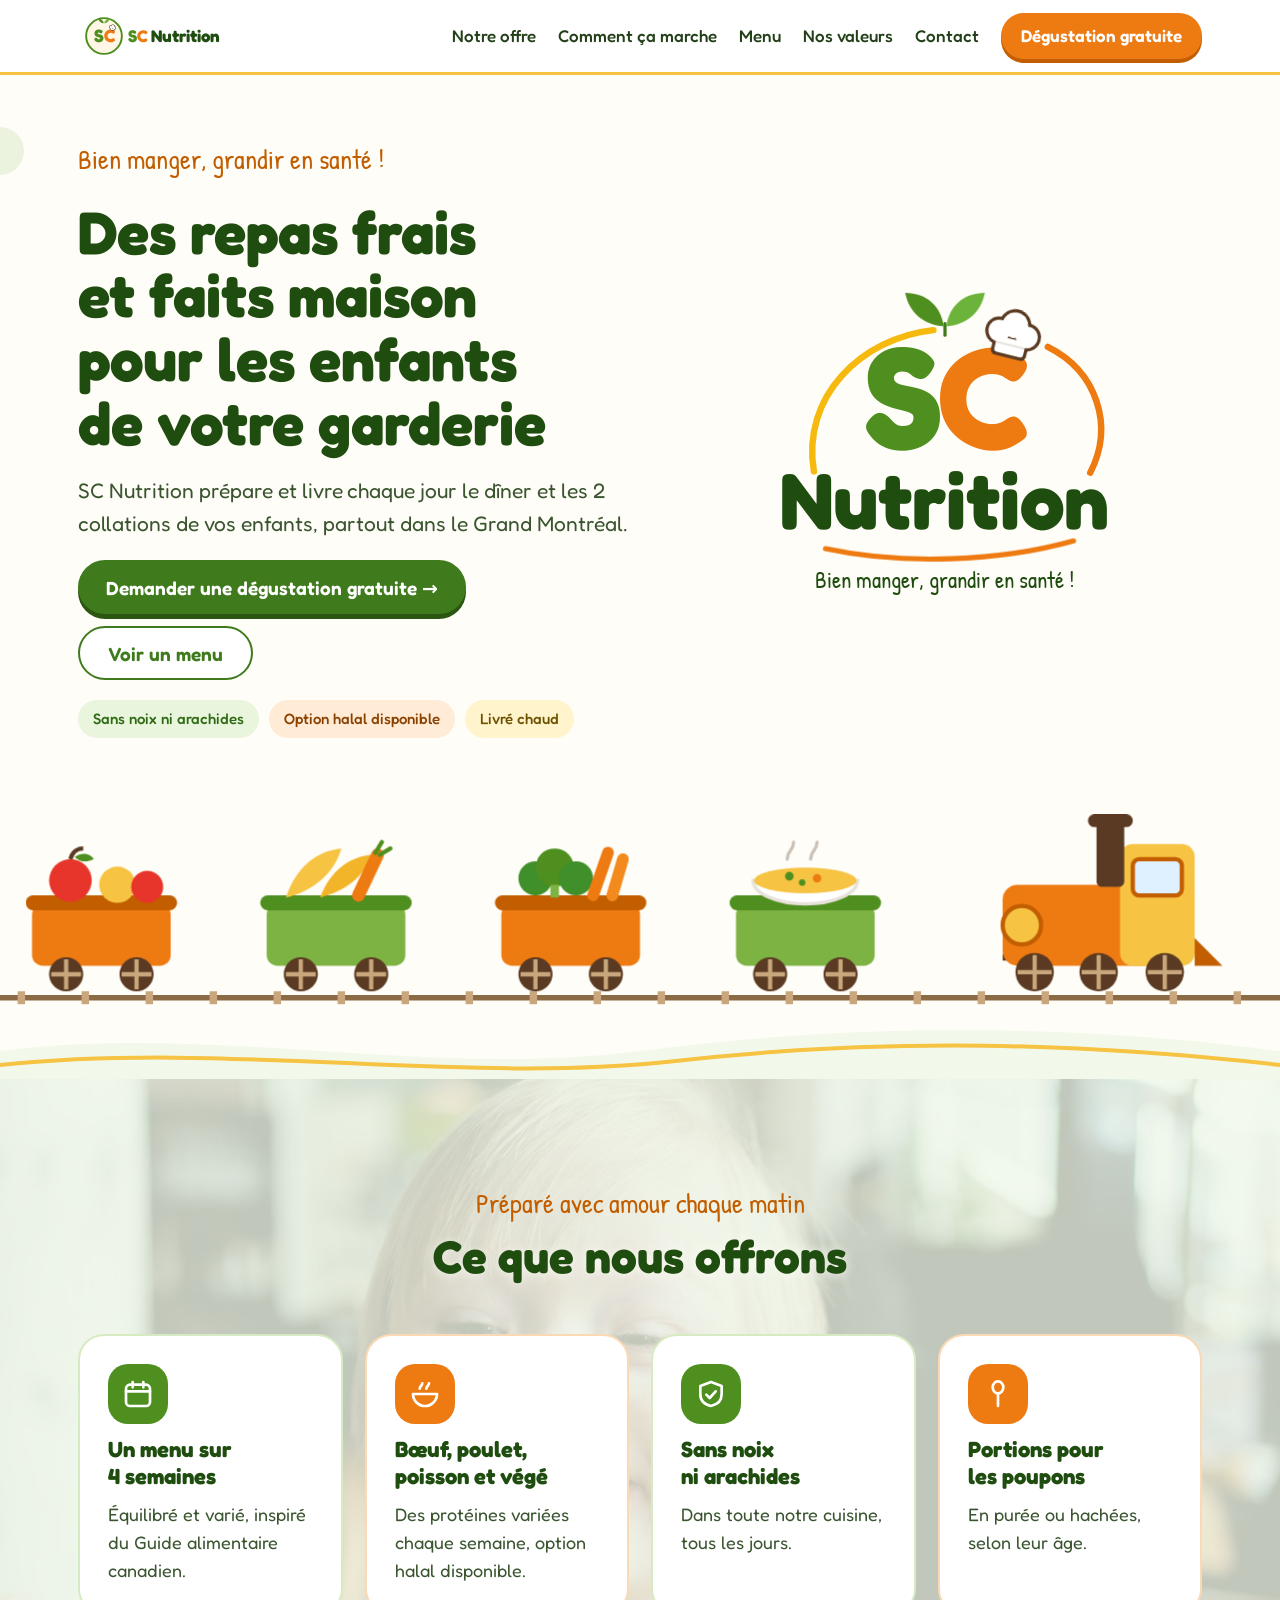
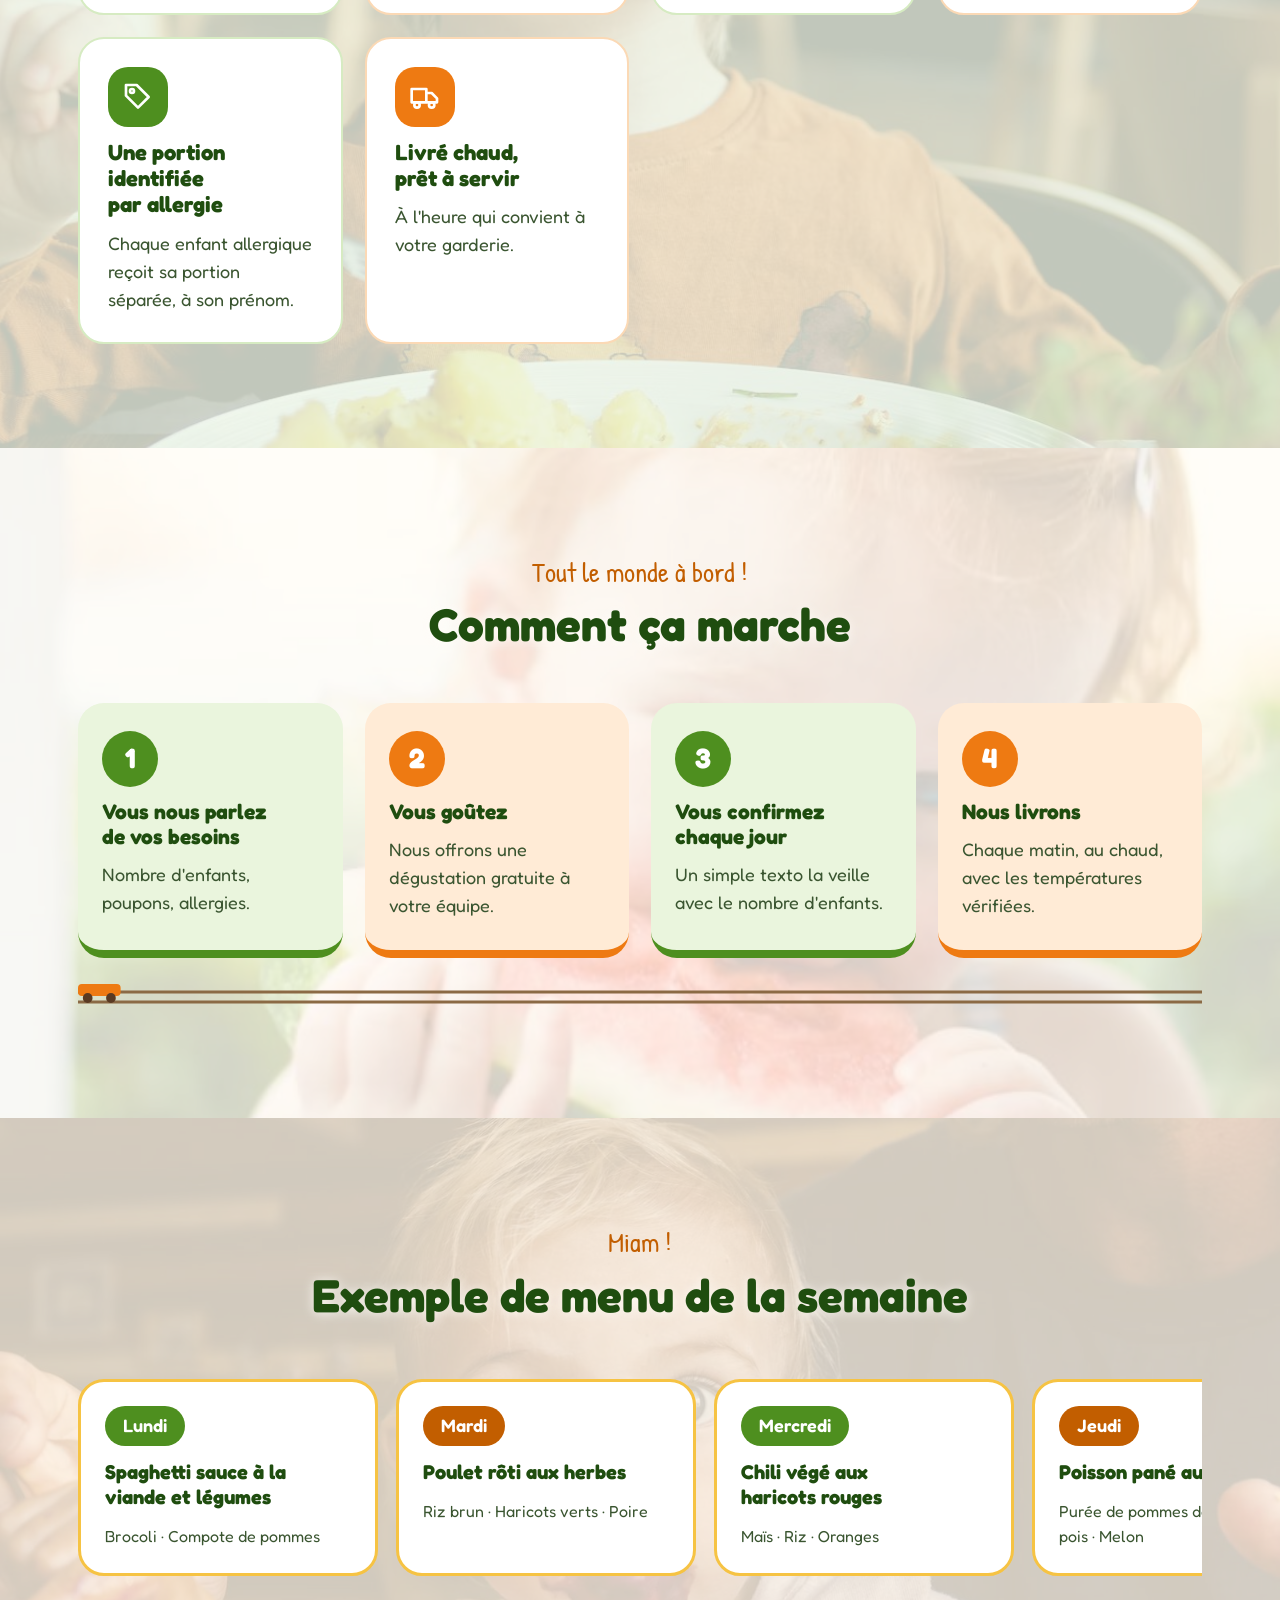
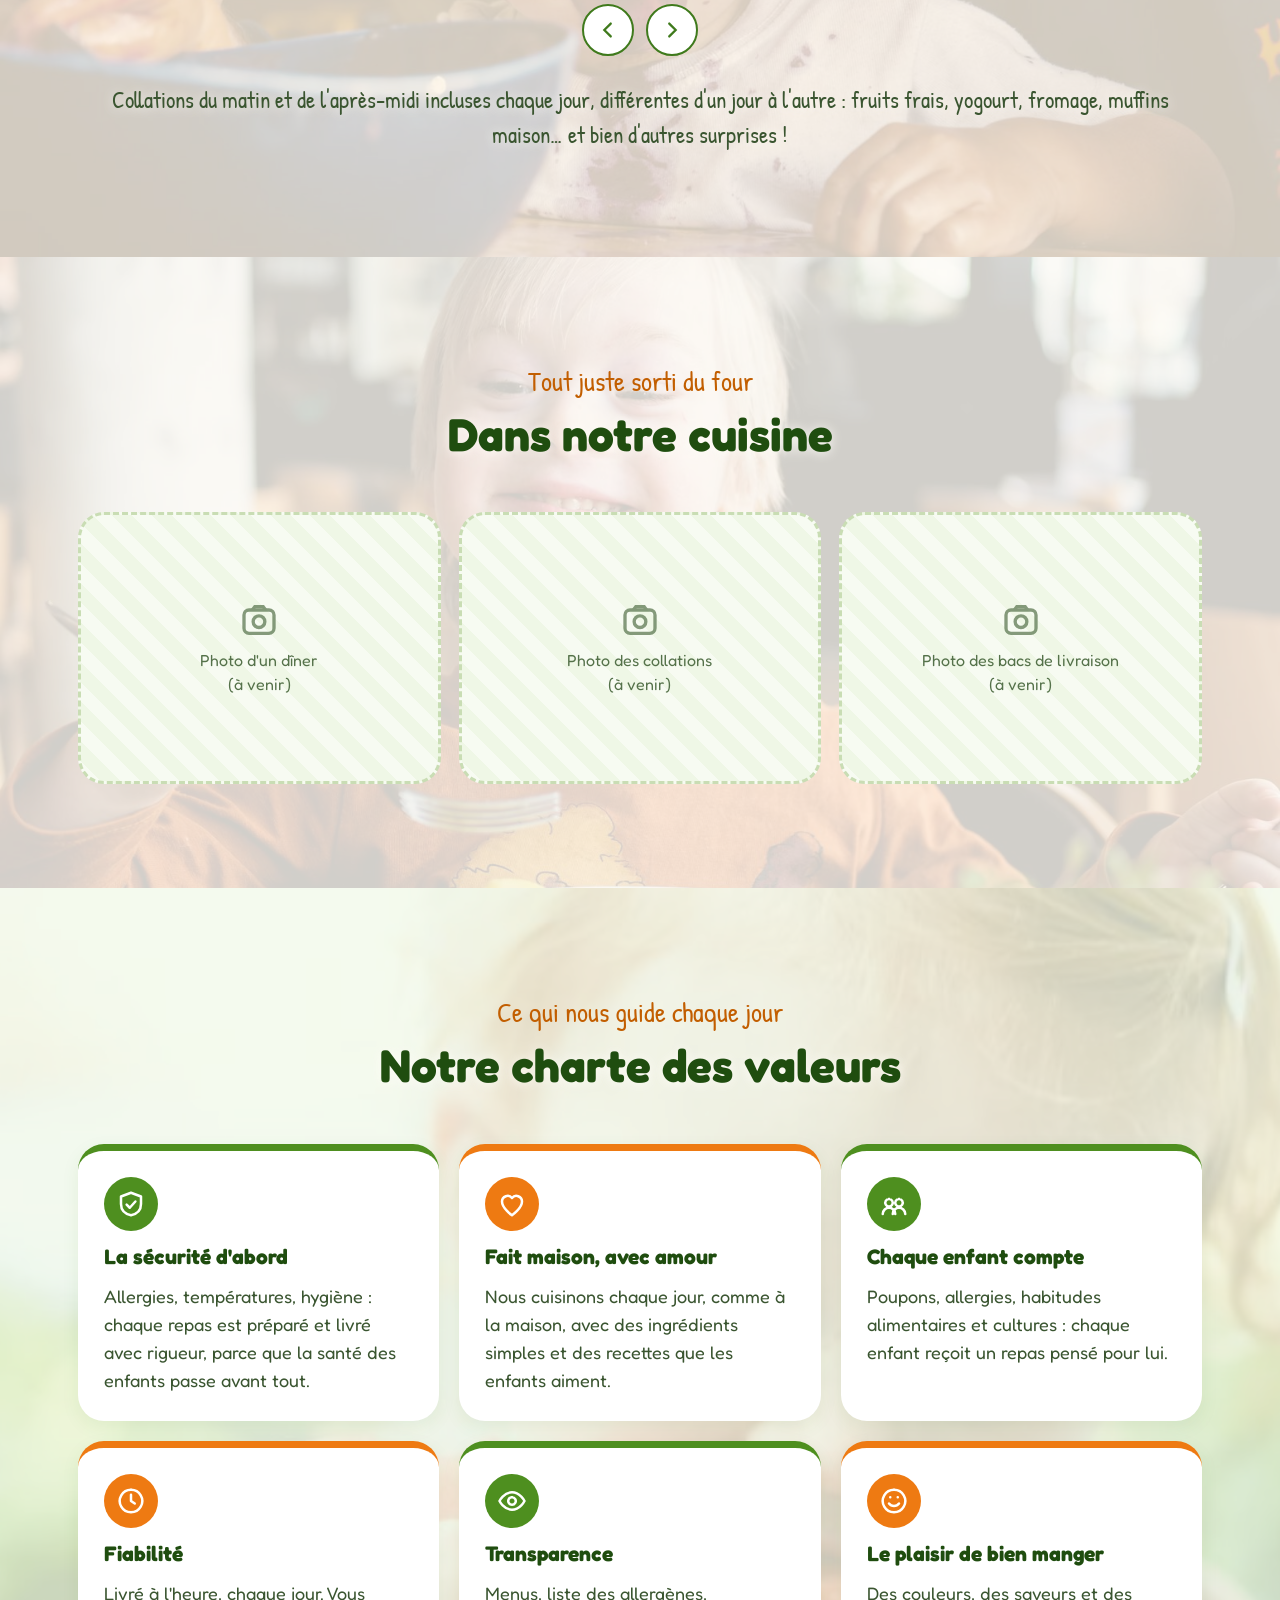
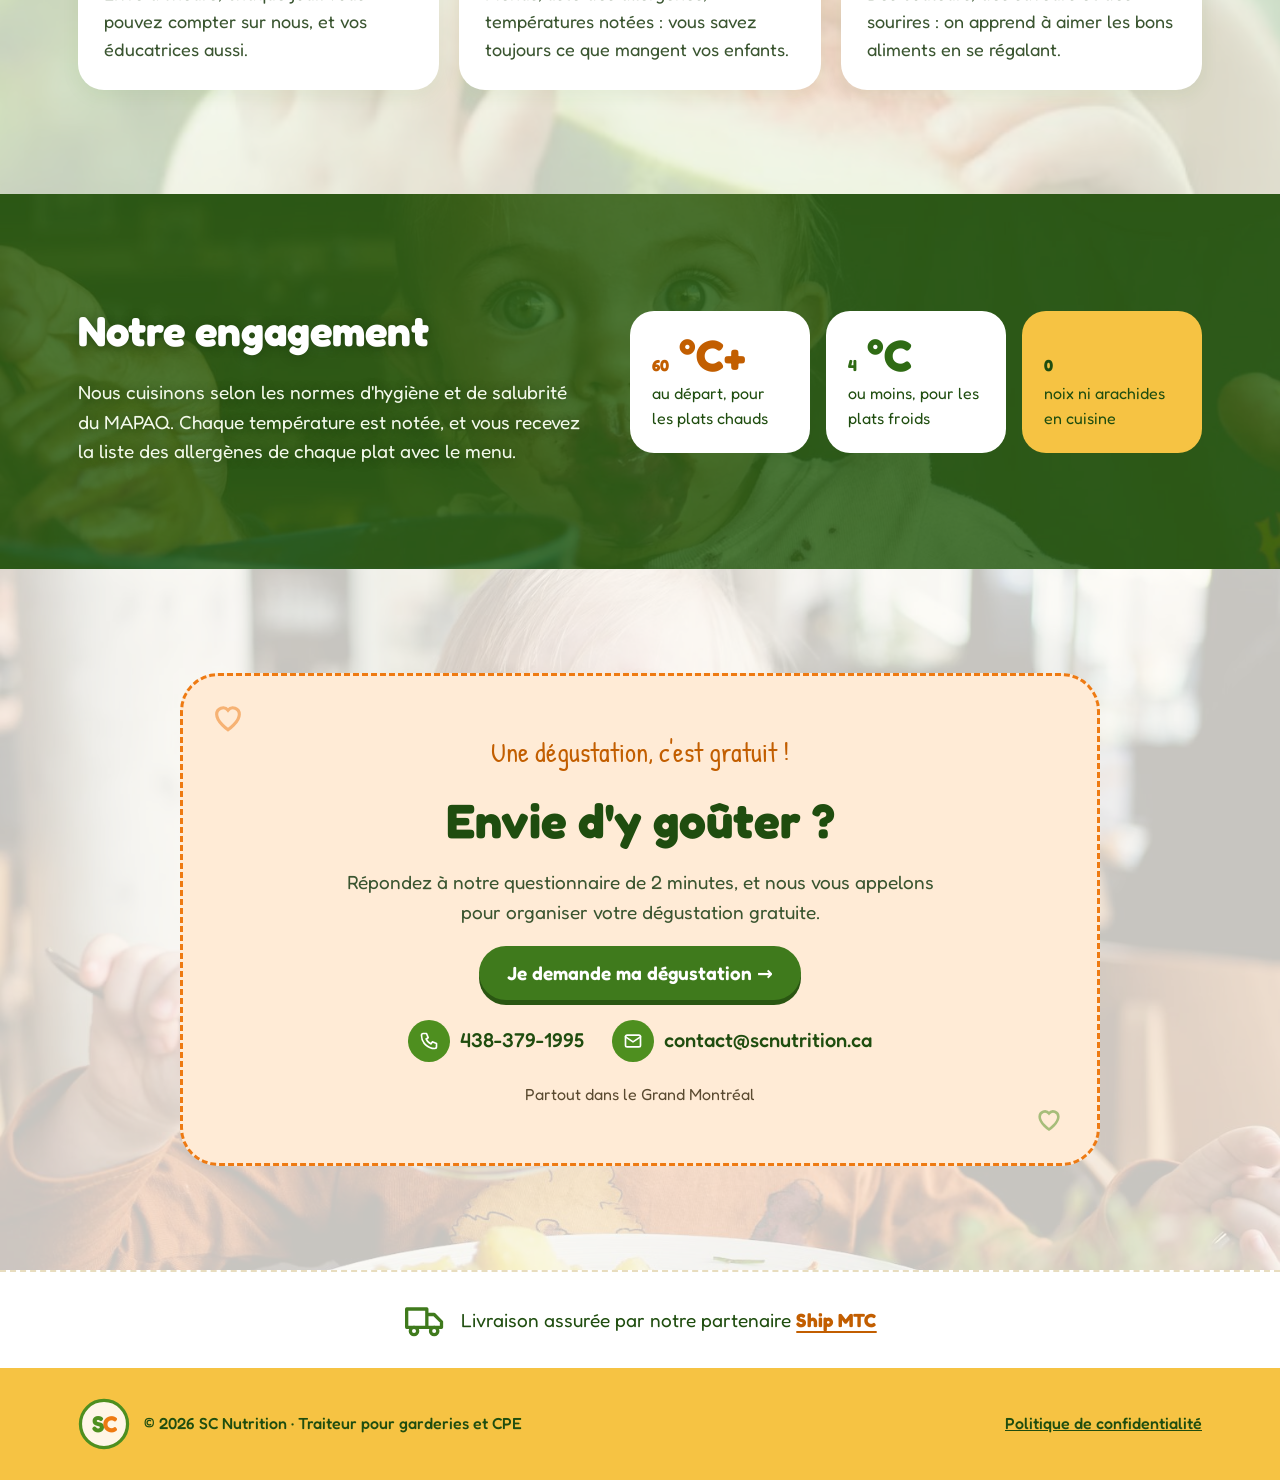
<file: index.html>
<!doctype html>
<html lang="fr-CA">
<head>
<meta charset="utf-8">
<meta name="viewport" content="width=device-width, initial-scale=1, viewport-fit=cover">
<title>SC Nutrition – Traiteur pour garderies et CPE à Montréal</title>
<meta name="description" content="SC Nutrition prépare et livre chaque jour le dîner et les 2 collations des enfants de votre garderie, partout dans le Grand Montréal. Sans noix ni arachides, option halal disponible. Dégustation gratuite.">
<meta name="theme-color" content="#4E8F1F">
<link rel="icon" href="favicon.svg" type="image/svg+xml">
<meta property="og:type" content="website">
<meta property="og:title" content="SC Nutrition – Traiteur pour garderies et CPE">
<meta property="og:description" content="Dîner et 2 collations, faits maison et livrés chauds à votre garderie. Dégustation gratuite.">
<meta property="og:image" content="https://www.scnutrition.ca/og-image.jpg">
<meta property="og:url" content="https://www.scnutrition.ca/">
<meta property="og:locale" content="fr_CA">
<link rel="preconnect" href="https://fonts.googleapis.com">
<link rel="preconnect" href="https://fonts.gstatic.com" crossorigin>
<link rel="stylesheet" href="https://fonts.googleapis.com/css2?family=Fredoka:wght@400;500;600;700&family=Patrick+Hand&display=swap">
<script type="application/ld+json">
{"@context":"https://schema.org","@type":"FoodEstablishment","name":"SC Nutrition","description":"Traiteur pour garderies et CPE : dîner et 2 collations livrés chauds chaque jour.","url":"https://www.scnutrition.ca/","telephone":"+1-438-379-1995","email":"contact@scnutrition.ca","areaServed":[{"@type":"City","name":"Montréal"},{"@type":"City","name":"Laval"}],"servesCuisine":"Repas pour la petite enfance","logo":"https://www.scnutrition.ca/favicon.svg","image":"https://www.scnutrition.ca/og-image.jpg"}
</script>
<style>
:root{
  --cream:#FFFDF7; --white:#FFFFFF; --green:#4E8F1F; --green-d:#3F7A1C; --green-dd:#1F4D0F;
  --green-l:#EAF5DD; --orange:#EE7A12; --orange-d:#C25E00; --orange-l:#FFEBD6;
  --yellow:#F6C343; --yellow-l:#FFF4CC; --text:#24401A; --muted:#3A5530; --brown:#5A3A22;
  --round:'Fredoka','Nunito','Arial Rounded MT Bold',system-ui,sans-serif;
  --hand:'Patrick Hand','Comic Sans MS',cursive;
  color-scheme: light;
}
*{box-sizing:border-box}
html{scroll-behavior:smooth}
body{margin:0;background:var(--cream);color:var(--text);font-family:var(--round);font-size:18px;line-height:1.55;overflow-x:hidden}
img,svg{max-width:100%}
a{color:var(--green-d)}
h1,h2,h3{text-wrap:balance;margin:0}
p{margin:0}
.wrap{max-width:1160px;margin:0 auto;padding-left:max(18px,env(safe-area-inset-left,0px));padding-right:max(18px,env(safe-area-inset-right,0px))}
.hand{font-family:var(--hand);color:var(--orange-d);font-size:clamp(22px,2.6vw,27px)}
.sec{padding-block:clamp(64px,9vw,104px)}
.sec-head{display:flex;flex-direction:column;align-items:center;text-align:center;gap:6px;margin-bottom:clamp(32px,5vw,52px)}
.sec-head h2{font-size:clamp(30px,4.4vw,46px);line-height:1.12;color:var(--green-dd)}
.btn{display:inline-flex;align-items:center;justify-content:center;gap:8px;min-height:54px;padding:0 28px;border-radius:999px;font-weight:600;font-size:19px;text-decoration:none;transition:transform .18s cubic-bezier(.34,1.56,.64,1),box-shadow .18s}
.btn-main{background:var(--green-d);color:#fff;box-shadow:0 5px 0 #2A5612}
.btn-main:hover{transform:translateY(-3px) scale(1.03);box-shadow:0 8px 0 #2A5612;color:#fff}
.btn-main:active{transform:translateY(3px);box-shadow:0 2px 0 #2A5612}
.btn-ghost{border:2px solid var(--green-d);color:var(--green-d);background:#fff}
.btn-ghost:hover{transform:translateY(-3px);background:var(--green-l)}
.btn-orange{background:var(--orange);color:#fff;min-height:46px;padding:0 20px;font-size:17px;box-shadow:0 4px 0 var(--orange-d)}
.btn-orange:hover{transform:translateY(-2px) scale(1.04);color:#fff}

/* ---------- Barre du haut ---------- */
header{position:sticky;top:0;z-index:20;background:rgba(255,255,255,.92);backdrop-filter:blur(8px);-webkit-backdrop-filter:blur(8px);border-bottom:3px solid var(--yellow);padding-top:env(safe-area-inset-top,0px)}
.bar{display:flex;align-items:center;justify-content:space-between;gap:12px;min-height:72px}
.brand{display:flex;align-items:center;text-decoration:none}
.brand svg{height:52px;width:auto}
nav{display:flex;align-items:center;gap:6px 22px;font-weight:500;font-size:17px}
nav a.lnk{color:var(--text);text-decoration:none;position:relative;padding:6px 0}
nav a.lnk::after{content:"";position:absolute;left:0;right:0;bottom:0;height:3px;border-radius:3px;background:var(--orange);transform:scaleX(0);transform-origin:left;transition:transform .25s}
nav a.lnk:hover::after{transform:scaleX(1)}
@media (max-width:880px){nav a.lnk{display:none}.brand svg{height:44px}}

/* ---------- En-tête ---------- */
.hero{background:linear-gradient(#fff,var(--cream));position:relative;overflow:hidden;padding-top:clamp(36px,6vw,64px)}
.hero-grid{position:relative;z-index:1;display:flex;flex-wrap:wrap;align-items:center;gap:clamp(28px,5vw,56px)}
.hero-txt{flex:1 1 420px;min-width:0;display:flex;flex-direction:column;gap:20px}
.hero-txt h1{font-size:clamp(36px,5.4vw,60px);line-height:1.06;color:var(--green-dd)}
.hero-txt .sub{font-size:clamp(18px,2vw,21px);color:var(--muted);max-width:33em}
.ctas{display:flex;flex-wrap:wrap;gap:12px}
.chips{display:flex;flex-wrap:wrap;gap:10px}
.chip{padding:7px 15px;border-radius:999px;font-weight:500;font-size:15px}
.chip.g{background:var(--green-l);color:#2F6B14}.chip.o{background:var(--orange-l);color:#8A4200}.chip.y{background:var(--yellow-l);color:#6E5200}
.hero-logo{flex:1 1 380px;min-width:0;display:flex;justify-content:center}
.hero-logo svg{width:min(100%,520px);height:auto;overflow:visible}
.cloud{position:absolute;opacity:.9;pointer-events:none;z-index:0}
.cloud.c1{top:40px;left:-120px;width:150px;animation:drift 38s linear infinite}
.cloud.c2{top:150px;left:-200px;width:110px;animation:drift 52s linear 8s infinite}
@keyframes drift{to{transform:translateX(calc(100vw + 360px))}}

/* Logo animé */
.lg-leaf{transform-box:fill-box;transform-origin:50% 100%;animation:grow .7s cubic-bezier(.34,1.56,.64,1) .2s both}
.lg-leaf.r{animation-delay:.35s}
.lg-s{transform-box:fill-box;transform-origin:50% 100%;animation:pop .6s cubic-bezier(.34,1.56,.64,1) .45s both}
.lg-c{transform-box:fill-box;transform-origin:50% 100%;animation:pop .6s cubic-bezier(.34,1.56,.64,1) .6s both}
.lg-hat{animation:hatdrop .9s cubic-bezier(.34,1.56,.64,1) 1.1s both}
.lg-word{animation:fadeup .7s ease 1.3s both}
.lg-swoosh{stroke-dasharray:420;stroke-dashoffset:420;animation:draw 1s ease 1.6s forwards}
.lg-arc{stroke-dasharray:330;stroke-dashoffset:330;animation:draw 1.2s ease .9s forwards}
.lg-tag{animation:fadeup .7s ease 2s both}
@keyframes grow{from{transform:scale(0)}to{transform:scale(1)}}
@keyframes pop{0%{transform:scale(0)}100%{transform:scale(1)}}
@keyframes hatdrop{from{transform:translateY(-140px) rotate(-30deg);opacity:0}to{transform:none;opacity:1}}
@keyframes fadeup{from{opacity:0;transform:translateY(16px)}to{opacity:1;transform:none}}
@keyframes draw{to{stroke-dashoffset:0}}
.lg-hatwrap{transform-box:fill-box;transform-origin:50% 100%}
.hero-logo:hover .lg-hatwrap{animation:wiggle .6s ease}
@keyframes wiggle{25%{transform:rotate(-10deg)}75%{transform:rotate(8deg)}}

/* Train */
.train-zone{margin-top:clamp(24px,4vw,40px);position:relative}
.train-zone svg{display:block;width:100%;height:auto}
.train{animation:arrive 3.2s cubic-bezier(.22,.9,.3,1) .4s both}
@keyframes arrive{from{transform:translateX(-1300px)}to{transform:none}}
.bob{transform-box:fill-box;animation:bob 1.1s ease-in-out infinite alternate}
.bob.b2{animation-delay:.25s}.bob.b3{animation-delay:.5s}.bob.b4{animation-delay:.75s}
@keyframes bob{to{transform:translateY(-4px)}}
.wheel{transform-box:fill-box;transform-origin:center;animation:spin 1.2s linear infinite}
@keyframes spin{to{transform:rotate(360deg)}}
.puff{transform-box:fill-box;transform-origin:center;animation:puff 2.4s ease-out infinite;opacity:0}
.puff.p2{animation-delay:.8s}.puff.p3{animation-delay:1.6s}
@keyframes puff{0%{opacity:.9;transform:translate(0,0) scale(.4)}100%{opacity:0;transform:translate(-40px,-70px) scale(1.4)}}
.wave{display:block;width:100%;height:56px}

/* Apparition au défilement */
.js .reveal{opacity:0;transform:translateY(34px) scale(.98);transition:opacity .7s ease,transform .7s cubic-bezier(.22,.9,.3,1)}
.js .reveal.in{opacity:1;transform:none}
.d1{transition-delay:.08s!important}.d2{transition-delay:.16s!important}.d3{transition-delay:.24s!important}.d4{transition-delay:.32s!important}.d5{transition-delay:.4s!important}

/* Offre */
.offre{background:#F2F9EA}
.cards{display:grid;grid-template-columns:repeat(auto-fit,minmax(255px,1fr));gap:22px}
.card{background:#fff;border-radius:26px;padding:28px;display:flex;flex-direction:column;gap:12px;border:2px solid #D6EBC2;transition:transform .25s cubic-bezier(.34,1.56,.64,1),box-shadow .25s}
.card.o{border-color:#FBD9B5}
.card:hover{transform:translateY(-8px) rotate(-1deg);box-shadow:0 18px 30px rgba(63,122,28,.15)}
.card:nth-child(even):hover{transform:translateY(-8px) rotate(1deg)}
.ico{width:60px;height:60px;border-radius:20px;background:var(--green);display:flex;align-items:center;justify-content:center;transition:transform .4s cubic-bezier(.34,1.56,.64,1)}
.card.o .ico{background:var(--orange)}
.card:hover .ico{transform:rotate(-12deg) scale(1.12)}
.card h3{font-size:22px;color:var(--green-dd);line-height:1.2}
.card p{color:var(--muted)}

/* Étapes */
.steps{display:grid;grid-template-columns:repeat(auto-fit,minmax(230px,1fr));gap:22px;position:relative}
.step{display:flex;flex-direction:column;gap:12px;padding:28px 24px 30px;border-radius:26px;background:var(--green-l);border-bottom:8px solid var(--green)}
.step.o{background:var(--orange-l);border-bottom-color:var(--orange)}
.num{width:56px;height:56px;border-radius:50%;background:var(--green);color:#fff;font-weight:700;font-size:28px;display:flex;align-items:center;justify-content:center}
.step.o .num{background:var(--orange)}
.js .step.in .num{animation:numpop .6s cubic-bezier(.34,1.56,.64,1)}
@keyframes numpop{0%{transform:scale(.3)}100%{transform:scale(1)}}
.step h3{font-size:21px;color:var(--green-dd);line-height:1.2}
.step p{color:var(--muted)}
.rails{margin-top:26px;height:22px;width:100%}
.rails .ride{animation:ride 9s linear infinite}
@keyframes ride{from{transform:translateX(-80px)}to{transform:translateX(1240px)}}

/* Menu */
.menu{background:#FFF6E6}
.slider{display:flex;gap:18px;overflow-x:auto;scroll-snap-type:x mandatory;padding:6px 4px 22px;scrollbar-width:thin;-webkit-overflow-scrolling:touch}
.day{flex:0 0 min(300px,82%);scroll-snap-align:start;background:#fff;border-radius:26px;border:3px solid var(--yellow);padding:24px;display:flex;flex-direction:column;gap:14px;transition:transform .25s cubic-bezier(.34,1.56,.64,1)}
.day:hover{transform:translateY(-6px) rotate(-1deg)}
.day-name{align-self:flex-start;padding:6px 18px;border-radius:999px;background:var(--green);color:#fff;font-weight:600}
.day:nth-child(even) .day-name{background:var(--orange-d)}
.day h3{font-size:20px;color:var(--green-dd);line-height:1.25}
.day .side{color:var(--muted);font-size:16px}
.slide-ctl{display:flex;justify-content:center;gap:12px;margin-top:6px}
.slide-ctl button{width:52px;height:52px;border-radius:50%;border:2px solid var(--green-d);background:#fff;color:var(--green-d);cursor:pointer;display:flex;align-items:center;justify-content:center;transition:transform .2s cubic-bezier(.34,1.56,.64,1),background .2s}
.slide-ctl button:hover{transform:scale(1.1);background:var(--green-l)}
.collations{margin-top:26px;text-align:center;font-family:var(--hand);font-size:23px;color:var(--muted)}

/* Photos */
.photos{display:grid;grid-template-columns:repeat(auto-fit,minmax(240px,1fr));gap:18px}
.ph{aspect-ratio:4/3;max-width:100%;border-radius:26px;border:3px dashed #C9DDB4;background:repeating-linear-gradient(45deg,#F7FBF2,#F7FBF2 14px,#EFF7E6 14px,#EFF7E6 28px);display:flex;flex-direction:column;align-items:center;justify-content:center;gap:8px;color:#55724A;text-align:center;padding:18px;font-size:16px}
.ph svg{opacity:.7}

/* Engagement */
.engage{background:var(--green-d);color:#fff}
.eng-grid{display:flex;flex-wrap:wrap;gap:40px;align-items:center}
.eng-txt{flex:1 1 380px;min-width:0;display:flex;flex-direction:column;gap:14px}
.eng-txt h2{font-size:clamp(30px,4.2vw,42px)}
.eng-txt p{color:#F2F9EA;font-size:19px}
.stats{flex:1 1 440px;min-width:0;display:grid;grid-template-columns:repeat(auto-fit,minmax(150px,1fr));gap:16px}
.stat{background:#fff;color:var(--green-dd);border-radius:24px;padding:22px;display:flex;flex-direction:column;gap:4px;transition:transform .25s cubic-bezier(.34,1.56,.64,1)}
.stat:hover{transform:scale(1.05) rotate(-2deg)}
.stat.y{background:var(--yellow)}
.stat b{font-size:44px;line-height:1;color:var(--orange-d)}
.stat.g b{color:#2F6B14}.stat.y b{color:var(--green-dd)}
.stat span{font-size:16px}

/* Contact */
.contact-card{max-width:920px;margin:0 auto;background:var(--orange-l);border-radius:38px;padding:clamp(36px,6vw,56px) clamp(20px,4vw,40px);display:flex;flex-direction:column;align-items:center;text-align:center;gap:20px;border:3px dashed var(--orange);position:relative;overflow:hidden}
.contact-card h2{font-size:clamp(32px,4.8vw,48px);color:var(--green-dd);line-height:1.1}
.contact-card .sub{max-width:32em;font-size:19px;color:var(--muted)}
.coords{display:flex;flex-wrap:wrap;justify-content:center;gap:14px 28px;font-size:20px;font-weight:500;color:var(--green-dd)}
.coords span{display:inline-flex;align-items:center;gap:10px}
.coords i{width:42px;height:42px;border-radius:50%;background:var(--green);display:inline-flex;align-items:center;justify-content:center}
.heart{position:absolute;opacity:.5;animation:float 5s ease-in-out infinite alternate}
@keyframes float{to{transform:translateY(-16px) rotate(10deg)}}

footer{background:var(--yellow);color:var(--green-dd);padding-block:30px calc(30px + env(safe-area-inset-bottom,0px))}
.foot{display:flex;flex-wrap:wrap;align-items:center;justify-content:space-between;gap:16px;font-size:16px;font-weight:500}
.foot a{color:var(--green-dd)}
.foot-l{display:flex;align-items:center;gap:14px}

/* Enfants illustrés */
.regal{background:#fff;padding-top:clamp(48px,7vw,80px)}
.kids{display:grid;grid-template-columns:repeat(auto-fit,minmax(220px,1fr));gap:28px;justify-items:center}
.kidfig{margin:0;display:flex;flex-direction:column;align-items:center;gap:14px}
.kid{width:min(240px,100%);height:auto;aspect-ratio:1;object-fit:cover;border:6px solid #fff;outline:4px solid var(--yellow);border-radius:50%;box-shadow:0 14px 30px rgba(63,122,28,.16);animation:floaty 3.4s ease-in-out infinite alternate}
.kid.k2{animation-delay:.6s}.kid.k3{animation-delay:1.2s}
@keyframes floaty{to{transform:translateY(-12px) rotate(2deg)}}
.kid .spoon{transform-box:fill-box;transform-origin:20% 90%;animation:feed 1.6s ease-in-out infinite alternate}
@keyframes feed{to{transform:rotate(-18deg)}}
.kidfig figcaption{font-family:var(--hand);font-size:24px;color:var(--orange-d)}
/* Valeurs */
.valeurs{background:linear-gradient(#FFFDF7,#F2F9EA)}
.vals{display:grid;grid-template-columns:repeat(auto-fit,minmax(280px,1fr));gap:20px}
.val{background:#fff;border-radius:26px;padding:26px;display:flex;flex-direction:column;gap:10px;border-top:7px solid var(--green);box-shadow:0 6px 18px rgba(63,122,28,.08);transition:transform .25s cubic-bezier(.34,1.56,.64,1)}
.val.o{border-top-color:var(--orange)}
.val:hover{transform:translateY(-6px)}
.vico{width:54px;height:54px;border-radius:50%;background:var(--green);display:flex;align-items:center;justify-content:center}
.val.o .vico{background:var(--orange)}
.val h3{font-size:21px;color:var(--green-dd)}
.val p{color:var(--muted)}

/* Photos en fond de l'en-tête */
.hero-bg{position:absolute;inset:0;z-index:0;overflow:hidden;background:#FFFDF7}
.hero-bg img{position:absolute;inset:0;width:100%;height:100%;object-fit:cover;opacity:0;animation:herofade 21s infinite}
.hero-bg img:nth-child(2){animation-delay:7s}.hero-bg img:nth-child(3){animation-delay:14s}
@keyframes herofade{0%{opacity:0;transform:scale(1.04)}5%{opacity:1}33%{opacity:1}38%{opacity:0;transform:scale(1.14)}100%{opacity:0}}
.hero-bg::after{content:"";position:absolute;inset:0;background:linear-gradient(90deg,rgba(255,253,247,.84) 0%,rgba(255,253,247,.70) 50%,rgba(255,253,247,.48) 100%),linear-gradient(rgba(255,253,247,0) 60%,#FFFDF7 100%)}
@media (max-width:880px){.hero-bg::after{background:rgba(255,253,247,.76)}}
.hero .wrap,.train-zone,.hero .wave{position:relative;z-index:1}
.cloud{z-index:1}

/* Photos en fond des sections */
.pbg{position:relative;isolation:isolate}
.pbg::before{content:"";position:absolute;inset:0;z-index:-2;background:var(--img) center/cover no-repeat}
.pbg::after{content:"";position:absolute;inset:0;z-index:-1;background:var(--veil)}
.pbg .sec-head h2,.pbg .collations{text-shadow:0 1px 12px rgba(255,253,247,.9)}
.engage.pbg .eng-txt h2,.engage.pbg .eng-txt p{text-shadow:0 1px 10px rgba(20,50,10,.5)}

/* Partenaire */
.partner{background:#fff;border-top:2px dashed #E8DDBF;padding-block:26px}
.partner-in{display:flex;align-items:center;justify-content:center;gap:14px;text-align:center;flex-wrap:wrap}
.partner p{font-size:19px;color:var(--green-dd)}
.partner-link{color:var(--orange-d);font-weight:700;letter-spacing:.3px;text-decoration:underline;text-decoration-thickness:2px;text-underline-offset:4px;display:inline-block;transition:transform .2s cubic-bezier(.34,1.56,.64,1),color .2s}
.partner-link:hover{color:var(--green-d);transform:translateY(-2px) scale(1.05)}

@media (prefers-reduced-motion: reduce){
  *,*::before,*::after{animation:none!important;transition:none!important;scroll-behavior:auto!important}
  .js .reveal{opacity:1;transform:none}
  .lg-swoosh,.lg-arc{stroke-dashoffset:0}
  .puff{opacity:0}
  .hero-bg img:first-child{opacity:1}
}
</style>
</head>
<body>

<header>
  <div class="wrap bar">
    <a class="brand" href="#accueil" aria-label="SC Nutrition, retour en haut">
      <svg viewBox="0 0 980 320" aria-hidden="true">
        <circle cx="160" cy="160" r="110" fill="#FFF6E6" stroke="#4E8F1F" stroke-width="12"/>
        <path d="M159 82C141 81 129 70 125 54C144 54 156 66 159 82Z" fill="#4E8F1F"/>
        <path d="M161 82C179 81 191 70 195 54C176 54 164 66 161 82Z" fill="#6BB33A"/>
        <text x="160" y="198" text-anchor="middle" font-family="Fredoka, Arial Rounded MT Bold, sans-serif" font-weight="700" font-size="110" letter-spacing="-3"><tspan fill="#4E8F1F">S</tspan><tspan fill="#EE7A12">C</tspan></text>
        <g transform="translate(213 108) rotate(14) scale(.55)"><circle cx="-20" cy="0" r="20" fill="#5A3A22"/><circle cx="0" cy="-12" r="23" fill="#5A3A22"/><circle cx="20" cy="0" r="20" fill="#5A3A22"/><rect x="-26" y="4" width="52" height="30" rx="7" fill="#5A3A22"/><circle cx="-20" cy="0" r="14" fill="#fff"/><circle cx="0" cy="-12" r="17" fill="#fff"/><circle cx="20" cy="0" r="14" fill="#fff"/><rect x="-20" y="9" width="40" height="19" rx="4" fill="#fff"/></g>
        <text x="310" y="196" font-family="Fredoka, Arial Rounded MT Bold, sans-serif" font-weight="700" font-size="104"><tspan fill="#4E8F1F">S</tspan><tspan fill="#EE7A12">C</tspan><tspan fill="#1F4D0F" dx="18">Nutrition</tspan></text>
      </svg>
    </a>
    <nav aria-label="Menu principal">
      <a class="lnk" href="#offre">Notre offre</a>
      <a class="lnk" href="#fonctionnement">Comment ça marche</a>
      <a class="lnk" href="#menu">Menu</a>
      <a class="lnk" href="#valeurs">Nos valeurs</a>
      <a class="lnk" href="#contact">Contact</a>
      <a class="btn btn-orange" href="https://tally.so/r/BEdK91">Dégustation gratuite</a>
    </nav>
  </div>
</header>

<main>
<!-- ===== En-tête ===== -->
<section class="hero" id="accueil">
  <div class="hero-bg" aria-hidden="true">
    <img src="photos/fond-1.jpg" alt="" style="object-position:50% 40%">
    <img src="photos/fond-2.jpg" alt="" style="object-position:50% 35%">
    <img src="photos/fond-3.jpg" alt="" style="object-position:60% 50%">
  </div>
  <svg class="cloud c1" viewBox="0 0 150 70" aria-hidden="true"><path d="M30 60h90a24 24 0 0 0 0-48 30 30 0 0 0-56-6A22 22 0 0 0 30 60z" fill="#E9F3DC"/></svg>
  <svg class="cloud c2" viewBox="0 0 150 70" aria-hidden="true"><path d="M30 60h90a24 24 0 0 0 0-48 30 30 0 0 0-56-6A22 22 0 0 0 30 60z" fill="#FFF0DC"/></svg>
  <div class="wrap hero-grid">
    <div class="hero-txt">
      <p class="hand">Bien manger, grandir en santé !</p>
      <h1>Des repas frais et faits maison pour les enfants de votre garderie</h1>
      <p class="sub">SC Nutrition prépare et livre chaque jour le dîner et les 2 collations de vos enfants, partout dans le Grand Montréal.</p>
      <div class="ctas">
        <a class="btn btn-main" href="https://tally.so/r/BEdK91">Demander une dégustation gratuite →</a>
        <a class="btn btn-ghost" href="#menu">Voir un menu</a>
      </div>
      <div class="chips">
        <span class="chip g">Sans noix ni arachides</span>
        <span class="chip o">Option halal disponible</span>
        <span class="chip y">Livré chaud</span>
      </div>
    </div>
    <div class="hero-logo">
      <svg viewBox="0 0 800 520" role="img" aria-label="Logo SC Nutrition">
        <path class="lg-arc" d="M196 312C176 196 270 104 382 92" fill="none" stroke="#F6B90E" stroke-width="10" stroke-linecap="round"/>
        <path class="lg-arc" d="M560 118C636 156 664 240 626 314" fill="none" stroke="#EE7A12" stroke-width="10" stroke-linecap="round"/>
        <path d="M400 100V82" stroke="#3F7A1C" stroke-width="5" stroke-linecap="round"/>
        <path class="lg-leaf" d="M398 86C366 84 344 64 338 34C372 34 394 56 398 86Z" fill="#4E8F1F"/>
        <path class="lg-leaf r" d="M402 86C434 84 456 64 462 34C428 34 406 56 402 86Z" fill="#6BB33A"/>
        <text x="400" y="276" text-anchor="middle" font-family="Fredoka, Arial Rounded MT Bold, sans-serif" font-weight="700" font-size="224" letter-spacing="-6"><tspan class="lg-s" fill="#4E8F1F">S</tspan><tspan class="lg-c" fill="#EE7A12">C</tspan></text>
        <g class="lg-hat"><g transform="translate(506 98) rotate(14)"><g class="lg-hatwrap">
          <circle cx="-22" cy="0" r="22" fill="#5A3A22"/><circle cx="0" cy="-14" r="25" fill="#5A3A22"/><circle cx="22" cy="0" r="22" fill="#5A3A22"/><rect x="-28" y="4" width="56" height="34" rx="8" fill="#5A3A22"/>
          <circle cx="-22" cy="0" r="17" fill="#fff"/><circle cx="0" cy="-14" r="20" fill="#fff"/><circle cx="22" cy="0" r="17" fill="#fff"/><rect x="-23" y="8" width="46" height="25" rx="5" fill="#fff"/><path d="M-23 18H23" stroke="#E6E1DA" stroke-width="3"/>
        </g></g></g>
        <text class="lg-word" x="400" y="402" text-anchor="middle" font-family="Fredoka, Arial Rounded MT Bold, sans-serif" font-weight="700" font-size="124" fill="#1F4D0F">Nutrition</text>
        <path class="lg-swoosh" d="M214 432C334 458 486 452 600 420" fill="none" stroke="#EE7A12" stroke-width="8" stroke-linecap="round"/>
        <text class="lg-tag" x="400" y="494" text-anchor="middle" font-family="Patrick Hand, Comic Sans MS, cursive" font-size="36" fill="#1F4D0F">Bien manger, grandir en santé !</text>
      </svg>
    </div>
  </div>

  <!-- Petit train -->
  <div class="train-zone" aria-hidden="true">
    <svg viewBox="0 0 1200 230">
      <path d="M0 206H1200" stroke="#8B6A45" stroke-width="5"/>
      <path d="M20 200v12M80 200v12M140 200v12M200 200v12M260 200v12M320 200v12M380 200v12M440 200v12M500 200v12M560 200v12M620 200v12M680 200v12M740 200v12M800 200v12M860 200v12M920 200v12M980 200v12M1040 200v12M1100 200v12M1160 200v12" stroke="#C9A77C" stroke-width="7"/>
      <g class="train">
        <!-- fumée -->
        <circle class="puff" cx="1040" cy="58" r="22" fill="#E3F0D3"/>
        <circle class="puff p2" cx="1040" cy="58" r="22" fill="#E3F0D3"/>
        <circle class="puff p3" cx="1040" cy="58" r="22" fill="#E3F0D3"/>
        <!-- wagons -->
        <path d="M150 168h-40M370 168h-40M590 168h-40M810 168h-40M960 168h-20" stroke="#5A3A22" stroke-width="6"/>
        <g class="bob b4">
          <rect x="30" y="118" width="130" height="58" rx="10" fill="#EE7A12"/><rect x="24" y="110" width="142" height="14" rx="7" fill="#C25E00"/>
          <circle cx="66" cy="96" r="20" fill="#E8352B"/><path d="M66 76c2-8 8-10 12-10" stroke="#5A3A22" stroke-width="4" fill="none"/><path d="M70 74c8-6 16-2 18 2c-8 4-14 2-18-2z" fill="#4E8F1F"/>
          <circle cx="110" cy="100" r="17" fill="#F6C343"/><circle cx="138" cy="102" r="15" fill="#E8352B"/>
        </g>
        <g class="bob b3">
          <rect x="250" y="118" width="130" height="58" rx="10" fill="#7DB342"/><rect x="244" y="110" width="142" height="14" rx="7" fill="#4E8F1F"/>
          <path d="M268 112c10-30 30-44 52-46c-6 22-26 40-52 46z" fill="#F6C343"/><path d="M300 112c10-26 28-38 48-40c-6 20-24 34-48 40z" fill="#F2B529"/>
          <path d="M336 110l18-38" stroke="#EE7A12" stroke-width="12" stroke-linecap="round"/><path d="M352 70l6-10M356 72l10-6" stroke="#4E8F1F" stroke-width="4" stroke-linecap="round"/>
        </g>
        <g class="bob b2">
          <rect x="470" y="118" width="130" height="58" rx="10" fill="#EE7A12"/><rect x="464" y="110" width="142" height="14" rx="7" fill="#C25E00"/>
          <circle cx="502" cy="94" r="16" fill="#3F8F2A"/><circle cx="520" cy="84" r="18" fill="#4E8F1F"/><circle cx="540" cy="94" r="16" fill="#3F8F2A"/><path d="M520 100v12" stroke="#7DB342" stroke-width="8"/>
          <path d="M556 110l14-40" stroke="#EE7A12" stroke-width="11" stroke-linecap="round"/><path d="M574 110l10-34" stroke="#F28A1E" stroke-width="11" stroke-linecap="round"/>
        </g>
        <g class="bob">
          <rect x="690" y="118" width="130" height="58" rx="10" fill="#7DB342"/><rect x="684" y="110" width="142" height="14" rx="7" fill="#4E8F1F"/>
          <path d="M706 96h98a49 22 0 0 1-98 0z" fill="#fff" stroke="#E6E1DA" stroke-width="3"/><ellipse cx="755" cy="96" rx="48" ry="12" fill="#F6C343"/><circle cx="740" cy="92" r="4" fill="#4E8F1F"/><circle cx="766" cy="94" r="4" fill="#EE7A12"/><circle cx="752" cy="98" r="3" fill="#4E8F1F"/>
          <path d="M738 76c0-8 6-8 6-16M760 76c0-8 6-8 6-16" stroke="#C9C1B5" stroke-width="3" fill="none" stroke-linecap="round"/>
        </g>
        <!-- locomotive -->
        <g class="bob b2">
          <rect x="940" y="100" width="150" height="76" rx="14" fill="#EE7A12"/>
          <rect x="1050" y="62" width="70" height="114" rx="12" fill="#F6C343"/><rect x="1062" y="76" width="46" height="34" rx="6" fill="#DFF0FF" stroke="#C25E00" stroke-width="4"/>
          <rect x="1028" y="40" width="26" height="62" rx="5" fill="#5A3A22"/><rect x="1020" y="34" width="42" height="12" rx="6" fill="#5A3A22"/>
          <circle cx="958" cy="138" r="18" fill="#F6C343" stroke="#C25E00" stroke-width="4"/>
          <path d="M1120 150l26 26h-26z" fill="#C25E00"/>
        </g>
        <!-- roues -->
        <g fill="#5A3A22">
          <g class="wheel"><circle cx="62" cy="184" r="16"/><path d="M62 170v28M48 184h28" stroke="#C9A77C" stroke-width="4"/></g>
          <g class="wheel"><circle cx="128" cy="184" r="16"/><path d="M128 170v28M114 184h28" stroke="#C9A77C" stroke-width="4"/></g>
          <g class="wheel"><circle cx="282" cy="184" r="16"/><path d="M282 170v28M268 184h28" stroke="#C9A77C" stroke-width="4"/></g>
          <g class="wheel"><circle cx="348" cy="184" r="16"/><path d="M348 170v28M334 184h28" stroke="#C9A77C" stroke-width="4"/></g>
          <g class="wheel"><circle cx="502" cy="184" r="16"/><path d="M502 170v28M488 184h28" stroke="#C9A77C" stroke-width="4"/></g>
          <g class="wheel"><circle cx="568" cy="184" r="16"/><path d="M568 170v28M554 184h28" stroke="#C9A77C" stroke-width="4"/></g>
          <g class="wheel"><circle cx="722" cy="184" r="16"/><path d="M722 170v28M708 184h28" stroke="#C9A77C" stroke-width="4"/></g>
          <g class="wheel"><circle cx="788" cy="184" r="16"/><path d="M788 170v28M774 184h28" stroke="#C9A77C" stroke-width="4"/></g>
          <g class="wheel"><circle cx="970" cy="182" r="18"/><path d="M970 166v32M954 182h32" stroke="#C9A77C" stroke-width="4"/></g>
          <g class="wheel"><circle cx="1030" cy="182" r="18"/><path d="M1030 166v32M1014 182h32" stroke="#C9A77C" stroke-width="4"/></g>
          <g class="wheel"><circle cx="1092" cy="182" r="18"/><path d="M1092 166v32M1076 182h32" stroke="#C9A77C" stroke-width="4"/></g>
        </g>
      </g>
    </svg>
  </div>
  <svg class="wave" viewBox="0 0 1440 56" preserveAspectRatio="none" aria-hidden="true"><path d="M0 28C240 0 480 56 720 28S1200 0 1440 28V56H0Z" fill="#F2F9EA"/><path d="M0 42C260 18 520 62 760 38S1220 20 1440 42" fill="none" stroke="#F6C343" stroke-width="4"/></svg>
</section>


<!-- ===== Offre ===== -->
<section class="sec pbg offre" id="offre" style="--img:url(photos/fond-2.jpg);--veil:rgba(242,249,234,.80)">
  <div class="wrap">
    <div class="sec-head reveal"><p class="hand">Préparé avec amour chaque matin</p><h2>Ce que nous offrons</h2></div>
    <div class="cards">
      <article class="card reveal d1"><div class="ico"><svg width="32" height="32" viewBox="0 0 24 24" fill="none" stroke="#fff" stroke-width="2" stroke-linecap="round" stroke-linejoin="round" aria-hidden="true"><rect x="3" y="5" width="18" height="16" rx="3"/><path d="M3 10h18M8 3v4M16 3v4"/></svg></div><h3>Un menu sur 4 semaines</h3><p>Équilibré et varié, inspiré du Guide alimentaire canadien.</p></article>
      <article class="card o reveal d2"><div class="ico"><svg width="32" height="32" viewBox="0 0 24 24" fill="none" stroke="#fff" stroke-width="2" stroke-linecap="round" stroke-linejoin="round" aria-hidden="true"><path d="M3 12h18a9 9 0 0 1-18 0Z"/><path d="M8 8c0-2 2-2 2-4M13 8c0-2 2-2 2-4"/></svg></div><h3>Bœuf, poulet, poisson et végé</h3><p>Des protéines variées chaque semaine, option halal disponible.</p></article>
      <article class="card reveal d3"><div class="ico"><svg width="32" height="32" viewBox="0 0 24 24" fill="none" stroke="#fff" stroke-width="2" stroke-linecap="round" stroke-linejoin="round" aria-hidden="true"><path d="M12 3l8 3v6c0 5-3.5 8-8 9-4.5-1-8-4-8-9V6Z"/><path d="M8.5 12.5l2.5 2.5 4.5-5"/></svg></div><h3>Sans noix ni arachides</h3><p>Dans toute notre cuisine, tous les jours.</p></article>
      <article class="card o reveal d1"><div class="ico"><svg width="32" height="32" viewBox="0 0 24 24" fill="none" stroke="#fff" stroke-width="2" stroke-linecap="round" stroke-linejoin="round" aria-hidden="true"><ellipse cx="12" cy="7" rx="4" ry="4.5"/><path d="M12 11.5V21"/></svg></div><h3>Portions pour les poupons</h3><p>En purée ou hachées, selon leur âge.</p></article>
      <article class="card reveal d2"><div class="ico"><svg width="32" height="32" viewBox="0 0 24 24" fill="none" stroke="#fff" stroke-width="2" stroke-linecap="round" stroke-linejoin="round" aria-hidden="true"><path d="M20 12l-8 8-9-9V3h8Z"/><circle cx="7.5" cy="7.5" r="1.5"/></svg></div><h3>Une portion identifiée par allergie</h3><p>Chaque enfant allergique reçoit sa portion séparée, à son prénom.</p></article>
      <article class="card o reveal d3"><div class="ico"><svg width="32" height="32" viewBox="0 0 24 24" fill="none" stroke="#fff" stroke-width="2" stroke-linecap="round" stroke-linejoin="round" aria-hidden="true"><path d="M2 6h11v10H2ZM13 9h4l4 4v3h-8"/><circle cx="6" cy="18" r="2"/><circle cx="17" cy="18" r="2"/></svg></div><h3>Livré chaud, prêt à servir</h3><p>À l'heure qui convient à votre garderie.</p></article>
    </div>
  </div>
</section>

<!-- ===== Comment ça marche ===== -->
<section class="sec pbg" id="fonctionnement" style="--img:url(photos/fond-3.jpg);--veil:rgba(255,253,247,.80)">
  <div class="wrap">
    <div class="sec-head reveal"><p class="hand">Tout le monde à bord !</p><h2>Comment ça marche</h2></div>
    <div class="steps">
      <div class="step reveal d1"><span class="num">1</span><h3>Vous nous parlez de vos besoins</h3><p>Nombre d'enfants, poupons, allergies.</p></div>
      <div class="step o reveal d2"><span class="num">2</span><h3>Vous goûtez</h3><p>Nous offrons une dégustation gratuite à votre équipe.</p></div>
      <div class="step reveal d3"><span class="num">3</span><h3>Vous confirmez chaque jour</h3><p>Un simple texto la veille avec le nombre d'enfants.</p></div>
      <div class="step o reveal d4"><span class="num">4</span><h3>Nous livrons</h3><p>Chaque matin, au chaud, avec les températures vérifiées.</p></div>
    </div>
    <svg class="rails" viewBox="0 0 1160 22" preserveAspectRatio="none" aria-hidden="true">
      <path d="M0 8H1160M0 18H1160" stroke="#8B6A45" stroke-width="3"/>
      <g class="ride"><rect x="0" y="0" width="44" height="12" rx="4" fill="#EE7A12"/><circle cx="10" cy="14" r="5" fill="#5A3A22"/><circle cx="34" cy="14" r="5" fill="#5A3A22"/></g>
    </svg>
  </div>
</section>

<!-- ===== Menu ===== -->
<section class="sec pbg menu" id="menu" style="--img:url(photos/fond-1.jpg);--veil:rgba(255,246,230,.80)">
  <div class="wrap">
    <div class="sec-head reveal"><p class="hand">Miam !</p><h2>Exemple de menu de la semaine</h2></div>
    <div class="slider reveal" id="slider" tabindex="0" aria-label="Menu de la semaine, faites glisser pour voir les jours">
      <article class="day"><span class="day-name">Lundi</span><h3>Spaghetti sauce à la viande et légumes</h3><p class="side">Brocoli · Compote de pommes</p></article>
      <article class="day"><span class="day-name">Mardi</span><h3>Poulet rôti aux herbes</h3><p class="side">Riz brun · Haricots verts · Poire</p></article>
      <article class="day"><span class="day-name">Mercredi</span><h3>Chili végé aux haricots rouges</h3><p class="side">Maïs · Riz · Oranges</p></article>
      <article class="day"><span class="day-name">Jeudi</span><h3>Poisson pané au four</h3><p class="side">Purée de pommes de terre · Petits pois · Melon</p></article>
      <article class="day"><span class="day-name">Vendredi</span><h3>Pâté chinois aux lentilles</h3><p class="side">Salade de carottes · Ananas</p></article>
    </div>
    <div class="slide-ctl">
      <button type="button" id="prev" aria-label="Jour précédent"><svg width="22" height="22" viewBox="0 0 24 24" fill="none" stroke="currentColor" stroke-width="2.5" stroke-linecap="round" aria-hidden="true"><path d="M15 5l-7 7 7 7"/></svg></button>
      <button type="button" id="next" aria-label="Jour suivant"><svg width="22" height="22" viewBox="0 0 24 24" fill="none" stroke="currentColor" stroke-width="2.5" stroke-linecap="round" aria-hidden="true"><path d="M9 5l7 7-7 7"/></svg></button>
    </div>
    <p class="collations reveal">Collations du matin et de l'après-midi incluses chaque jour, différentes d'un jour à l'autre : fruits frais, yogourt, fromage, muffins maison… et bien d'autres surprises !</p>
  </div>
</section>

<!-- ===== Photos ===== -->
<section class="sec pbg" id="cuisine" style="--img:url(photos/fond-2.jpg);--veil:rgba(255,253,247,.82)">
  <div class="wrap">
    <div class="sec-head reveal"><p class="hand">Tout juste sorti du four</p><h2>Dans notre cuisine</h2></div>
    <div class="photos">
      <div class="ph reveal d1"><svg width="40" height="40" viewBox="0 0 24 24" fill="none" stroke="currentColor" stroke-width="2" aria-hidden="true"><rect x="3" y="6" width="18" height="14" rx="3"/><circle cx="12" cy="13" r="3.5"/><path d="M8 6l1.5-2h5L16 6"/></svg>Photo d'un dîner<br>(à venir)</div>
      <div class="ph reveal d2"><svg width="40" height="40" viewBox="0 0 24 24" fill="none" stroke="currentColor" stroke-width="2" aria-hidden="true"><rect x="3" y="6" width="18" height="14" rx="3"/><circle cx="12" cy="13" r="3.5"/><path d="M8 6l1.5-2h5L16 6"/></svg>Photo des collations<br>(à venir)</div>
      <div class="ph reveal d3"><svg width="40" height="40" viewBox="0 0 24 24" fill="none" stroke="currentColor" stroke-width="2" aria-hidden="true"><rect x="3" y="6" width="18" height="14" rx="3"/><circle cx="12" cy="13" r="3.5"/><path d="M8 6l1.5-2h5L16 6"/></svg>Photo des bacs de livraison<br>(à venir)</div>
    </div>
  </div>
</section>

<!-- ===== Charte des valeurs ===== -->
<section class="sec pbg valeurs" id="valeurs" style="--img:url(photos/fond-3.jpg);--veil:rgba(242,249,234,.80)">
  <div class="wrap">
    <div class="sec-head reveal"><p class="hand">Ce qui nous guide chaque jour</p><h2>Notre charte des valeurs</h2></div>
    <div class="vals">
      <article class="val reveal d1"><div class="vico"><svg width="30" height="30" viewBox="0 0 24 24" fill="none" stroke="#fff" stroke-width="2" stroke-linecap="round" stroke-linejoin="round" aria-hidden="true"><path d="M12 3l8 3v6c0 5-3.5 8-8 9-4.5-1-8-4-8-9V6Z"/><path d="M8.5 12.5l2.5 2.5 4.5-5"/></svg></div><h3>La sécurité d'abord</h3><p>Allergies, températures, hygiène : chaque repas est préparé et livré avec rigueur, parce que la santé des enfants passe avant tout.</p></article>
      <article class="val o reveal d2"><div class="vico"><svg width="30" height="30" viewBox="0 0 24 24" fill="none" stroke="#fff" stroke-width="2" stroke-linecap="round" stroke-linejoin="round" aria-hidden="true"><path d="M12 21s-8-5.5-8-11a4.5 4.5 0 0 1 8-2.8A4.5 4.5 0 0 1 20 10c0 5.5-8 11-8 11z"/></svg></div><h3>Fait maison, avec amour</h3><p>Nous cuisinons chaque jour, comme à la maison, avec des ingrédients simples et des recettes que les enfants aiment.</p></article>
      <article class="val reveal d3"><div class="vico"><svg width="30" height="30" viewBox="0 0 24 24" fill="none" stroke="#fff" stroke-width="2" stroke-linecap="round" stroke-linejoin="round" aria-hidden="true"><path d="M8 8a3 3 0 1 0 0.01 0"/><path d="M16 8a3 3 0 1 0 0.01 0"/><path d="M3 20c0-3 2.5-5 5-5s5 2 5 5"/><path d="M11 20c0-3 2.5-5 5-5s5 2 5 5"/></svg></div><h3>Chaque enfant compte</h3><p>Poupons, allergies, habitudes alimentaires et cultures : chaque enfant reçoit un repas pensé pour lui.</p></article>
      <article class="val o reveal d1"><div class="vico"><svg width="30" height="30" viewBox="0 0 24 24" fill="none" stroke="#fff" stroke-width="2" stroke-linecap="round" stroke-linejoin="round" aria-hidden="true"><path d="M12 3a9 9 0 1 0 0.01 0"/><path d="M12 7v5l3 2"/></svg></div><h3>Fiabilité</h3><p>Livré à l'heure, chaque jour. Vous pouvez compter sur nous, et vos éducatrices aussi.</p></article>
      <article class="val reveal d2"><div class="vico"><svg width="30" height="30" viewBox="0 0 24 24" fill="none" stroke="#fff" stroke-width="2" stroke-linecap="round" stroke-linejoin="round" aria-hidden="true"><path d="M2 12s3.5-7 10-7 10 7 10 7-3.5 7-10 7S2 12 2 12z"/><path d="M12 9a3 3 0 1 0 0.01 0"/></svg></div><h3>Transparence</h3><p>Menus, liste des allergènes, températures notées : vous savez toujours ce que mangent vos enfants.</p></article>
      <article class="val o reveal d3"><div class="vico"><svg width="30" height="30" viewBox="0 0 24 24" fill="none" stroke="#fff" stroke-width="2" stroke-linecap="round" stroke-linejoin="round" aria-hidden="true"><path d="M12 3a9 9 0 1 0 0.01 0"/><path d="M8 14s1.5 2 4 2 4-2 4-2"/><path d="M9 9h.01M15 9h.01"/></svg></div><h3>Le plaisir de bien manger</h3><p>Des couleurs, des saveurs et des sourires : on apprend à aimer les bons aliments en se régalant.</p></article>
    </div>
  </div>
</section>

<!-- ===== Engagement ===== -->
<section class="sec pbg engage" style="--img:url(photos/fond-1.jpg);--veil:rgba(47,98,20,.84)">
  <div class="wrap eng-grid">
    <div class="eng-txt reveal">
      <h2>Notre engagement</h2>
      <p>Nous cuisinons selon les normes d'hygiène et de salubrité du MAPAQ. Chaque température est notée, et vous recevez la liste des allergènes de chaque plat avec le menu.</p>
    </div>
    <div class="stats">
      <div class="stat reveal d1"><b><span class="count" data-to="60">60</span> °C+</b><span>au départ, pour les plats chauds</span></div>
      <div class="stat g reveal d2"><b><span class="count" data-to="4">4</span> °C</b><span>ou moins, pour les plats froids</span></div>
      <div class="stat y reveal d3"><b><span class="count" data-to="0">0</span></b><span>noix ni arachides en cuisine</span></div>
    </div>
  </div>
</section>

<!-- ===== Contact ===== -->
<section class="sec pbg" id="contact" style="--img:url(photos/fond-2.jpg);--veil:rgba(255,253,247,.78)">
  <div class="wrap">
    <div class="contact-card reveal">
      <svg class="heart" style="top:24px;left:28px" width="34" height="34" viewBox="0 0 24 24" aria-hidden="true"><path d="M12 21s-8-5.5-8-11a4.5 4.5 0 0 1 8-2.8A4.5 4.5 0 0 1 20 10c0 5.5-8 11-8 11z" fill="none" stroke="#EE7A12" stroke-width="2.2"/></svg>
      <svg class="heart" style="bottom:30px;right:34px;animation-delay:1.5s" width="28" height="28" viewBox="0 0 24 24" aria-hidden="true"><path d="M12 21s-8-5.5-8-11a4.5 4.5 0 0 1 8-2.8A4.5 4.5 0 0 1 20 10c0 5.5-8 11-8 11z" fill="none" stroke="#4E8F1F" stroke-width="2.2"/></svg>
      <p class="hand">Une dégustation, c'est gratuit !</p>
      <h2>Envie d'y goûter ?</h2>
      <p class="sub">Répondez à notre questionnaire de 2 minutes, et nous vous appelons pour organiser votre dégustation gratuite.</p>
      <a class="btn btn-main" href="https://tally.so/r/BEdK91">Je demande ma dégustation →</a>
      <div class="coords">
        <span><i><svg width="20" height="20" viewBox="0 0 24 24" fill="none" stroke="#fff" stroke-width="2" stroke-linecap="round" stroke-linejoin="round" aria-hidden="true"><path d="M5 3h4l2 5-2.5 1.5a11 11 0 0 0 6 6L16 13l5 2v4a2 2 0 0 1-2 2A16 16 0 0 1 3 5a2 2 0 0 1 2-2Z"/></svg></i><a href="tel:+14383791995" style="color:inherit;text-decoration:none">438-379-1995</a></span>
        <span><i><svg width="20" height="20" viewBox="0 0 24 24" fill="none" stroke="#fff" stroke-width="2" stroke-linecap="round" stroke-linejoin="round" aria-hidden="true"><rect x="3" y="5" width="18" height="14" rx="2"/><path d="M3 7l9 6 9-6"/></svg></i><a href="mailto:contact@scnutrition.ca" style="color:inherit;text-decoration:none">contact@scnutrition.ca</a></span>
      </div>
      <p style="font-size:16px;color:#5A4A30">Partout dans le Grand Montréal</p>
    </div>
  </div>
</section>
</main>

<!-- ===== Partenaire livraison ===== -->
<section class="partner reveal" aria-label="Partenaire de livraison">
  <div class="wrap partner-in">
    <svg width="44" height="44" viewBox="0 0 24 24" fill="none" stroke="#3F7A1C" stroke-width="1.8" stroke-linecap="round" stroke-linejoin="round" aria-hidden="true"><path d="M2 6h11v10H2ZM13 9h4l4 4v3h-8"/><circle cx="6" cy="18" r="2"/><circle cx="17" cy="18" r="2"/></svg>
    <p>Livraison assurée par notre partenaire <a class="partner-link" href="https://shipmtc.ca" target="_blank" rel="noopener">Ship MTC</a></p>
  </div>
</section>

<footer>
  <div class="wrap foot">
    <div class="foot-l">
      <svg width="52" height="52" viewBox="0 0 64 64" aria-hidden="true"><circle cx="32" cy="32" r="29" fill="#FFF6E6" stroke="#4E8F1F" stroke-width="4"/><text x="32" y="42" text-anchor="middle" font-family="Fredoka, Arial Rounded MT Bold, sans-serif" font-weight="700" font-size="28" letter-spacing="-1"><tspan fill="#4E8F1F">S</tspan><tspan fill="#EE7A12">C</tspan></text></svg>
      <span>© 2026 SC Nutrition · Traiteur pour garderies et CPE</span>
    </div>
    <a href="confidentialite.html">Politique de confidentialité</a>
  </div>
</footer>

<script>
(function(){
  var root=document.documentElement;
  var reduce=window.matchMedia&&window.matchMedia('(prefers-reduced-motion: reduce)').matches;
  if(!('IntersectionObserver' in window))return;
  root.classList.add('js');
  var io=new IntersectionObserver(function(entries){
    entries.forEach(function(e){
      if(e.isIntersecting){e.target.classList.add('in');io.unobserve(e.target);
        e.target.querySelectorAll('.count').forEach(countUp);}
    });
  },{threshold:.15,rootMargin:'0px 0px -40px 0px'});
  document.querySelectorAll('.reveal').forEach(function(el){io.observe(el)});
  function countUp(el){
    var to=+el.dataset.to; if(reduce||to===0){el.textContent=to;return;}
    var t0=null,dur=1200;
    function step(t){if(!t0)t0=t;var p=Math.min((t-t0)/dur,1);el.textContent=Math.round(to*(1-Math.pow(1-p,3)));if(p<1)requestAnimationFrame(step);}
    el.textContent='0';requestAnimationFrame(step);
  }
  var s=document.getElementById('slider');
  function go(d){var c=s.querySelector('.day');var w=c?c.getBoundingClientRect().width+18:300;s.scrollBy({left:d*w,behavior:reduce?'auto':'smooth'});}
  document.getElementById('prev').addEventListener('click',function(){go(-1)});
  document.getElementById('next').addEventListener('click',function(){go(1)});
})();
</script>
</body>
</html>
</file>
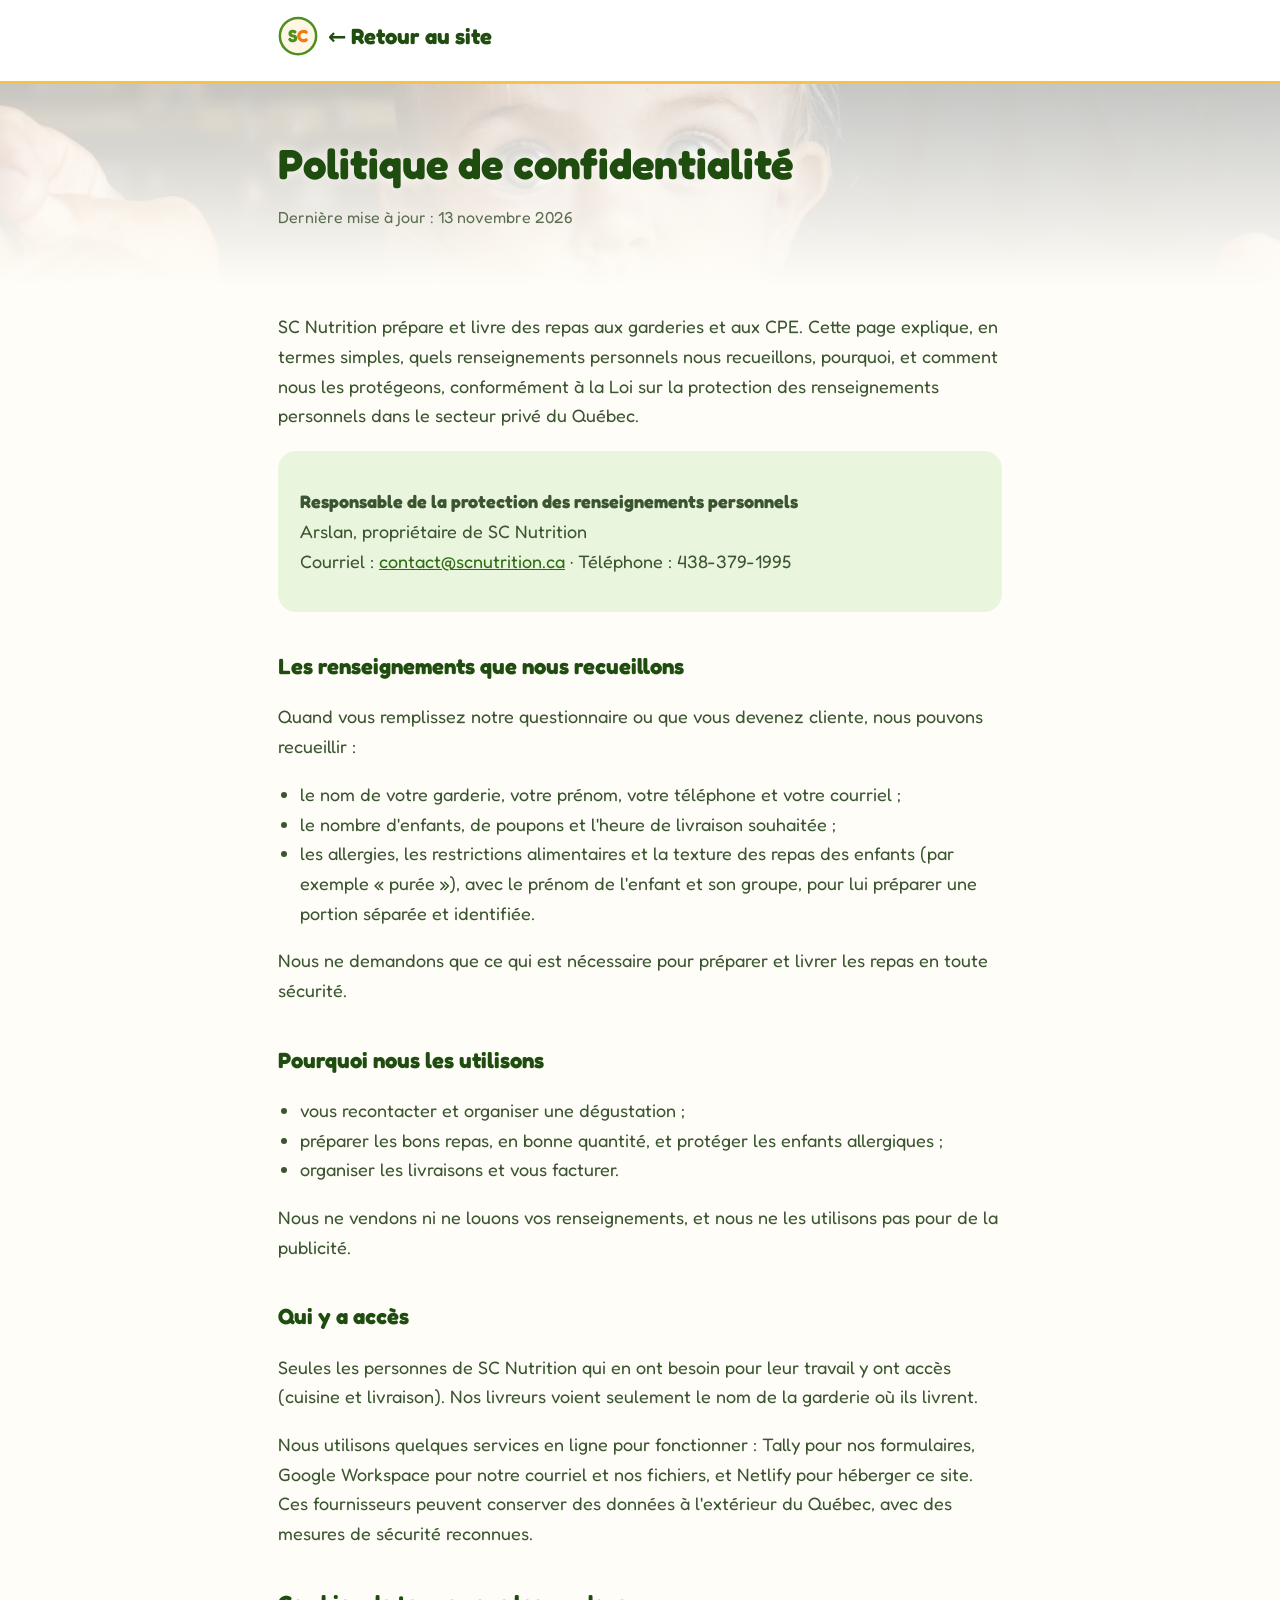
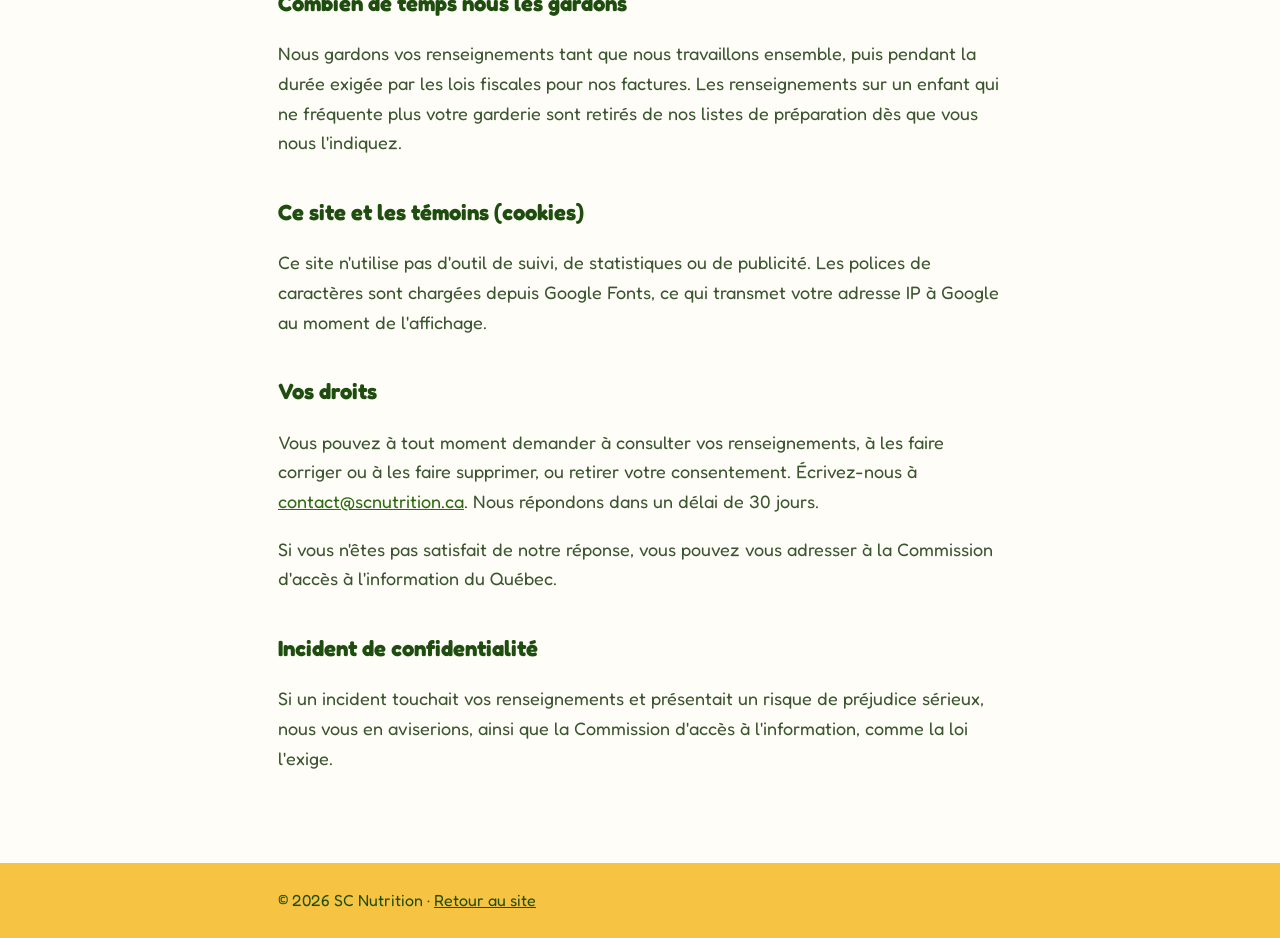
<file: confidentialite.html>
<!doctype html>
<html lang="fr-CA">
<head>
<meta charset="utf-8">
<meta name="viewport" content="width=device-width, initial-scale=1, viewport-fit=cover">
<title>Politique de confidentialité – SC Nutrition</title>
<meta name="description" content="Comment SC Nutrition recueille, utilise et protège vos renseignements personnels.">
<link rel="icon" href="favicon.svg" type="image/svg+xml">
<link rel="preconnect" href="https://fonts.googleapis.com">
<link rel="preconnect" href="https://fonts.gstatic.com" crossorigin>
<link rel="stylesheet" href="https://fonts.googleapis.com/css2?family=Fredoka:wght@400;500;600;700&display=swap">
<style>
*{box-sizing:border-box}
body{margin:0;background:#FFFDF7;color:#24401A;font-family:'Fredoka','Nunito',system-ui,sans-serif;font-size:18px;line-height:1.65}
.wrap{max-width:760px;margin:0 auto;padding-left:max(18px,env(safe-area-inset-left,0px));padding-right:max(18px,env(safe-area-inset-right,0px))}
header{position:relative;isolation:isolate;background:#fff;border-bottom:3px solid #F6C343;padding-block:16px}
.banner{position:relative;isolation:isolate;padding-block:56px 40px}
.banner::before{content:"";position:absolute;inset:0;z-index:-2;background:url(photos/fond-1.jpg) center 40%/cover no-repeat}
.banner::after{content:"";position:absolute;inset:0;z-index:-1;background:linear-gradient(rgba(255,253,247,.74),#FFFDF7)}
.banner h1{text-shadow:0 1px 12px rgba(255,253,247,.9)}
header a{display:inline-flex;align-items:center;gap:10px;color:#1F4D0F;text-decoration:none;font-weight:700;font-size:22px}
main{padding-block:8px 72px}
h1{font-size:clamp(30px,5vw,42px);line-height:1.15;color:#1F4D0F;margin:0 0 8px}
h2{font-size:22px;color:#1F4D0F;margin:36px 0 8px}
p,li{color:#3A5530}
ul{padding-left:22px}
.date{color:#5A6E50;font-size:16px}
.box{background:#EAF5DD;border-radius:18px;padding:18px 22px;margin-top:20px}
a{color:#2F6B14}
footer{background:#F6C343;color:#1F4D0F;padding-block:24px;font-size:16px}
</style>
</head>
<body>
<header><div class="wrap"><a href="index.html"><svg width="40" height="40" viewBox="0 0 64 64" aria-hidden="true"><circle cx="32" cy="32" r="29" fill="#FFF6E6" stroke="#4E8F1F" stroke-width="4"/><text x="32" y="42" text-anchor="middle" font-family="Fredoka, Arial, sans-serif" font-weight="700" font-size="28"><tspan fill="#4E8F1F">S</tspan><tspan fill="#EE7A12">C</tspan></text></svg>← Retour au site</a></div></header>
<section class="banner"><div class="wrap"><h1>Politique de confidentialité</h1>
<p class="date">Dernière mise à jour : 13 novembre 2026</p></div></section>
<main class="wrap">

<p>SC Nutrition prépare et livre des repas aux garderies et aux CPE. Cette page explique, en termes simples, quels renseignements personnels nous recueillons, pourquoi, et comment nous les protégeons, conformément à la Loi sur la protection des renseignements personnels dans le secteur privé du Québec.</p>

<div class="box">
<p><b>Responsable de la protection des renseignements personnels</b><br>
Arslan, propriétaire de SC Nutrition<br>
Courriel : <a href="mailto:contact@scnutrition.ca">contact@scnutrition.ca</a> · Téléphone : 438-379-1995</p>
</div>

<h2>Les renseignements que nous recueillons</h2>
<p>Quand vous remplissez notre questionnaire ou que vous devenez cliente, nous pouvons recueillir :</p>
<ul>
<li>le nom de votre garderie, votre prénom, votre téléphone et votre courriel ;</li>
<li>le nombre d'enfants, de poupons et l'heure de livraison souhaitée ;</li>
<li>les allergies, les restrictions alimentaires et la texture des repas des enfants (par exemple « purée »), avec le prénom de l'enfant et son groupe, pour lui préparer une portion séparée et identifiée.</li>
</ul>
<p>Nous ne demandons que ce qui est nécessaire pour préparer et livrer les repas en toute sécurité.</p>

<h2>Pourquoi nous les utilisons</h2>
<ul>
<li>vous recontacter et organiser une dégustation ;</li>
<li>préparer les bons repas, en bonne quantité, et protéger les enfants allergiques ;</li>
<li>organiser les livraisons et vous facturer.</li>
</ul>
<p>Nous ne vendons ni ne louons vos renseignements, et nous ne les utilisons pas pour de la publicité.</p>

<h2>Qui y a accès</h2>
<p>Seules les personnes de SC Nutrition qui en ont besoin pour leur travail y ont accès (cuisine et livraison). Nos livreurs voient seulement le nom de la garderie où ils livrent.</p>
<p>Nous utilisons quelques services en ligne pour fonctionner : Tally pour nos formulaires, Google Workspace pour notre courriel et nos fichiers, et Netlify pour héberger ce site. Ces fournisseurs peuvent conserver des données à l'extérieur du Québec, avec des mesures de sécurité reconnues.</p>

<h2>Combien de temps nous les gardons</h2>
<p>Nous gardons vos renseignements tant que nous travaillons ensemble, puis pendant la durée exigée par les lois fiscales pour nos factures. Les renseignements sur un enfant qui ne fréquente plus votre garderie sont retirés de nos listes de préparation dès que vous nous l'indiquez.</p>

<h2>Ce site et les témoins (cookies)</h2>
<p>Ce site n'utilise pas d'outil de suivi, de statistiques ou de publicité. Les polices de caractères sont chargées depuis Google Fonts, ce qui transmet votre adresse IP à Google au moment de l'affichage.</p>

<h2>Vos droits</h2>
<p>Vous pouvez à tout moment demander à consulter vos renseignements, à les faire corriger ou à les faire supprimer, ou retirer votre consentement. Écrivez-nous à <a href="mailto:contact@scnutrition.ca">contact@scnutrition.ca</a>. Nous répondons dans un délai de 30 jours.</p>
<p>Si vous n'êtes pas satisfait de notre réponse, vous pouvez vous adresser à la Commission d'accès à l'information du Québec.</p>

<h2>Incident de confidentialité</h2>
<p>Si un incident touchait vos renseignements et présentait un risque de préjudice sérieux, nous vous en aviserions, ainsi que la Commission d'accès à l'information, comme la loi l'exige.</p>
</main>
<footer><div class="wrap">© 2026 SC Nutrition · <a href="index.html" style="color:#1F4D0F">Retour au site</a></div></footer>
</body>
</html>
</file>
